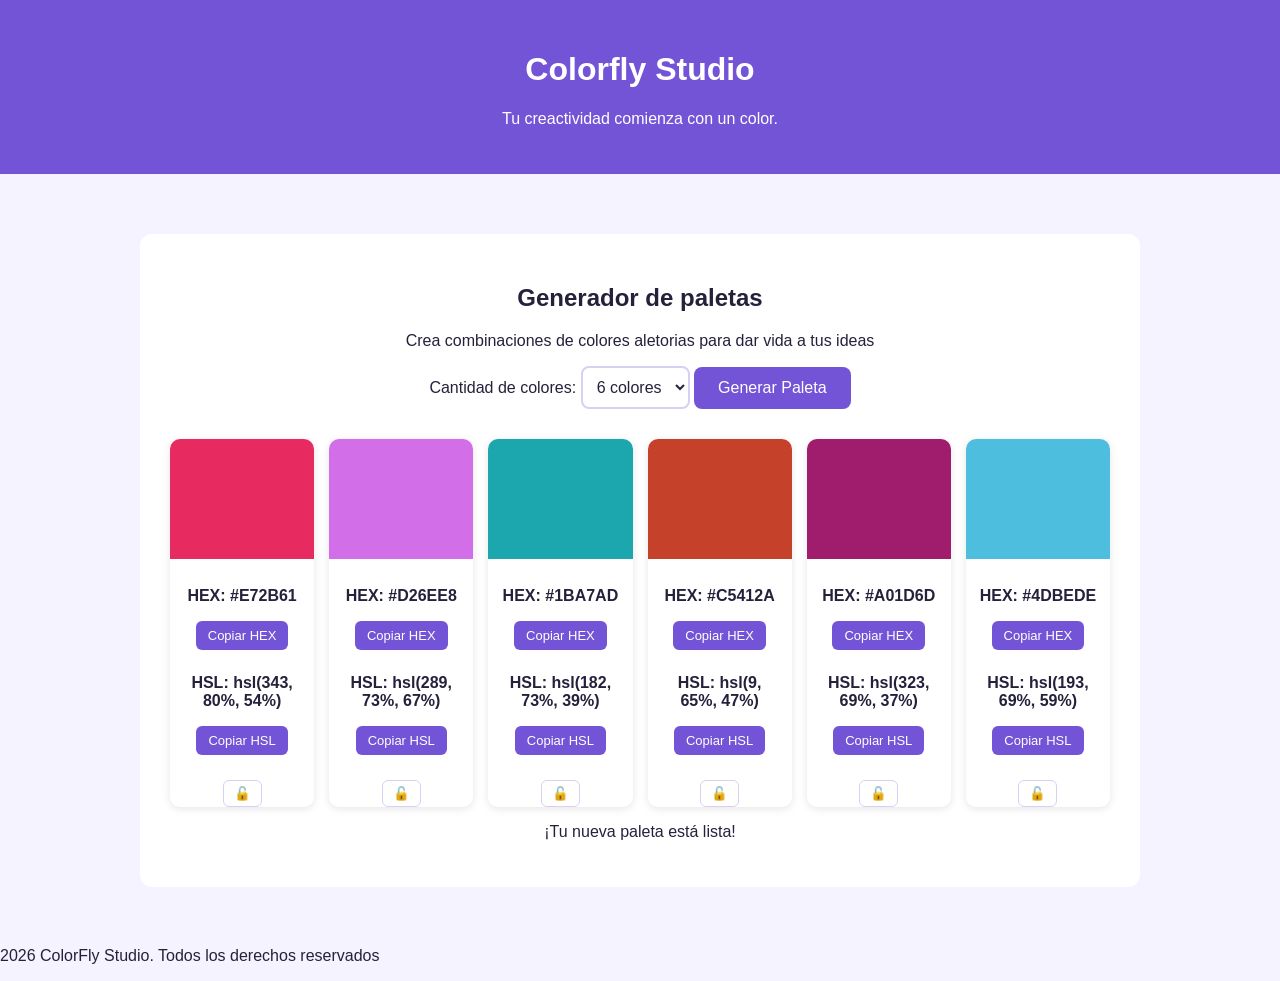
<file: index.html>
<!DOCTYPE htmml>
<html lang="es">
<head>
    <meta charset="UTF-8">
    <meta name="viewport" content="width=device-width, initial-scale=1.0">

    <title>Colorfly Studio</title>
    <link rel="stylesheet" href="./css/styles.css">
    <script src="./js/script.js" defer></script>
</head>
<body>
<header>
    <h1>Colorfly Studio</h1>
    <p>Tu creactividad comienza con un color.</p>
</header>
<main>

    <section>
        <h2>Generador de paletas</h2>
        <p>Crea combinaciones de colores aletorias para dar vida a tus ideas </p>
        <label for="color-count">Cantidad de colores:</label>
        <select id="color-count">
            <option value="6">6 colores</option>
            <option value="8">8 colores</option>
            <option value="9">9 colores</option>
        </select>
        <button id="generate-btn">
            Generar Paleta
        </button>
        <div id="palette-container"></div>
        <p id="feedback" role="status"></p>
        

    </section>
</main>
<footer>
    <p>2026 ColorFly Studio. Todos los derechos reservados</p>
</footer>
</body>

</html>
</file>
<file: css/styles.css>
body{
    font-family: Arial, sans-serif;
    background-color: #f5f3ff;
    color: #25213b;
    margin: 0;
}

header {
    background-color: #7454d6;
    color: white;
    padding: 30px;
    text-align: center;
}

#generate-btn {
    background-color: #7454d6;
    color: white;
    padding: 12px 24px;
    border: none;
    border-radius: 8px;
    font-size: 16px;
    cursor: pointer;
}

#generate-btn:hover {
    background-color: #5b3db5;
}

main {
    max-width: 1000px;
    margin: 30px auto;
    padding: 30px;
    text-align: center;
}

section {
    background-color: white;
    padding: 30px;
    border-radius: 12px;
}

#color-count {
    padding: 10px;
    border: 2px solid #d8cff5;
    border-radius: 8px;
    font-size: 16px;
    background-color: white;
    color: #25213b;
    cursor: pointer;
}

#color-count:focus {
    outline: 3px solid #7454d6;
    outline-offset: 3px;
}

#palette-container {
    display: grid;
    grid-template-columns: repeat(auto-fit, minmax(130px, 1fr));
    gap: 15px;
    margin-top: 30px;
}

.color-card {
    border-radius: 10px;
    overflow: hidden;
    background-color: white;
    box-shadow: 0 2px 8px rgba(0, 0, 0, 0.10);
}

.color-preview {
    height: 120px;
}

.color-code {
    padding: 12px;
    text-align: center;
    font-weight: bold;
}
/* Botones para copiar colores */
.copy-btn {
    background-color: #7454d6;
    color: white;
    border: none;
    padding: 7px 12px;
    border-radius: 6px;
    cursor: pointer;
    font-size: 13px;
    margin-bottom: 8px;
}

.copy-btn:hover {
    background-color: #5b3db5;
}

/* Botón para bloquear colores */
.lock-btn {
    background-color: white;
    border: 1px solid #d8cff5;
    padding: 5px 10px;
    border-radius: 6px;
    cursor: pointer;
    margin-top: 5px;
}

.lock-btn:hover {
    background-color: #f0ebff;
}

/* Foco visible para navegar con teclado */
button:focus-visible,
select:focus-visible {
    outline: 3px solid #25213b;
    outline-offset: 3px;
}
</file>
